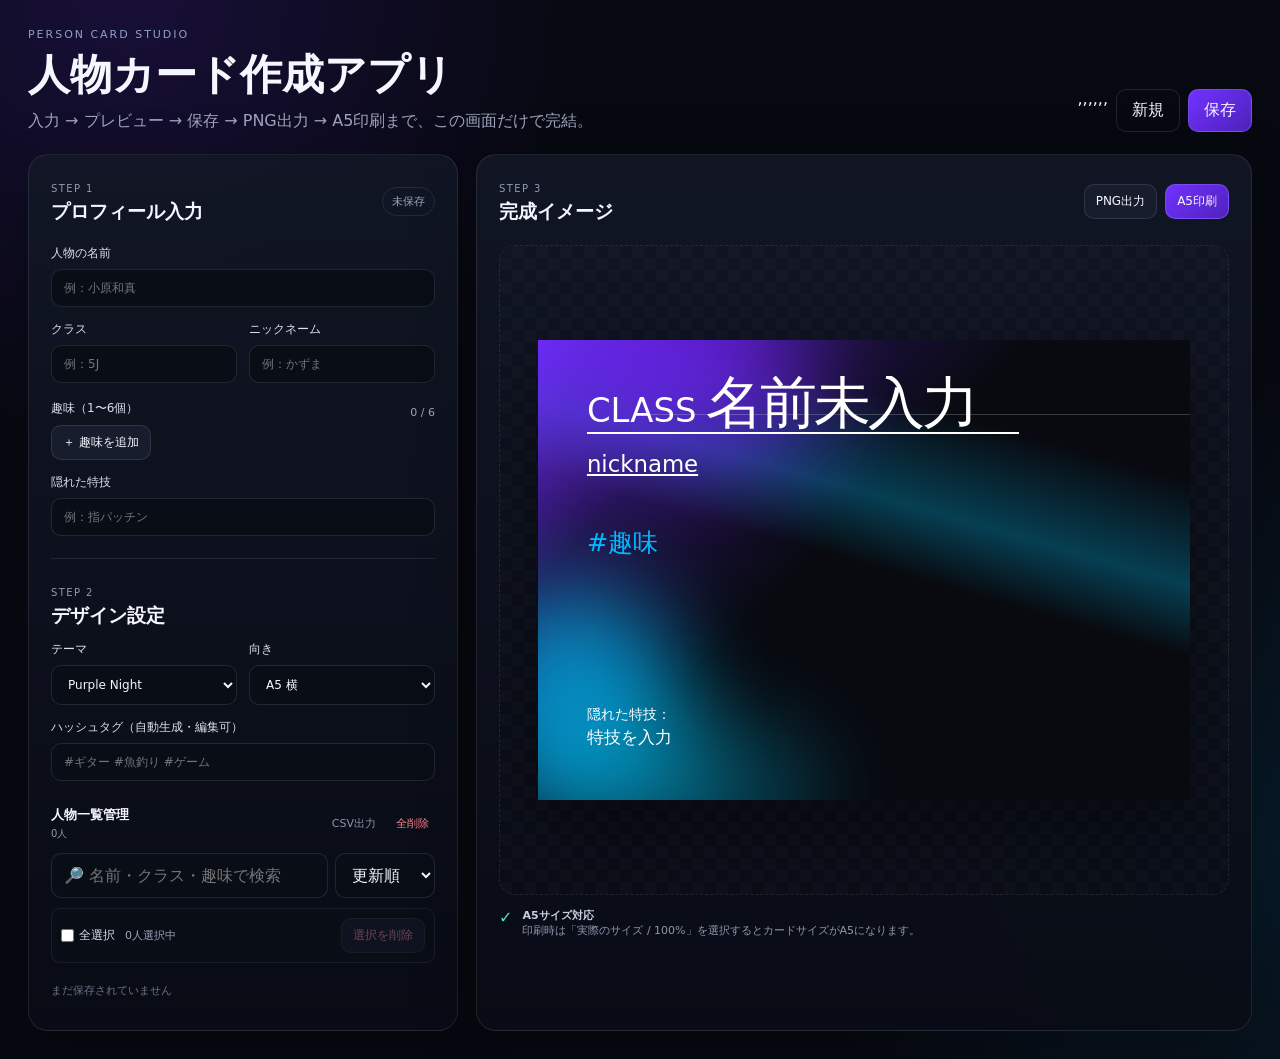
<file: person_profile_card_app/index.html>
<!DOCTYPE html>
<html lang="ja">
<head>
  <meta charset="UTF-8">
  <meta name="viewport" content="width=device-width, initial-scale=1.0">
  <title>Person Card Studio</title>
  <link rel="stylesheet" href="style.css">
</head>
<body>
  <div class="app-shell">
    <header class="app-header">
      <div>
        <p class="eyebrow">PERSON CARD STUDIO</p>
        <h1>人物カード作成アプリ</h1>
        <p class="sub">入力 → プレビュー → 保存 → PNG出力 → A5印刷まで、この画面だけで完結。</p>
      </div>
      <div class="header-actions">,,,,,,
        <button id="newBtn" class="btn ghost">新規</button>
        <button id="saveBtn" class="btn primary">保存</button>
      </div>
    </header>

    <main class="workspace">
      <section class="panel form-panel">
        <div class="panel-title">
          <div>
            <span class="step">STEP 1</span>
            <h2>プロフィール入力</h2>
          </div>
          <span id="status" class="status">未保存</span>
        </div>

        <form id="profileForm">
          <label>人物の名前
            <input id="name" maxlength="30" placeholder="例：小原和真" required>
          </label>

          <div class="two-col">
            <label>クラス
              <input id="className" maxlength="20" placeholder="例：5J">
            </label>
            <label>ニックネーム
              <input id="nickname" maxlength="30" placeholder="例：かずま">
            </label>
          </div>

          <div class="hobby-head">
            <label class="section-label">趣味（1〜6個）</label>
            <span id="hobbyCount">0 / 6</span>
          </div>

          <div id="hobbyInputs" class="hobbies"></div>
          <button type="button" id="addHobbyBtn" class="btn small">＋ 趣味を追加</button>

          <label class="talent-label">隠れた特技
            <input id="talent" maxlength="40" placeholder="例：指パッチン">
          </label>

          <div class="divider"></div>

          <div class="panel-title compact">
            <div>
              <span class="step">STEP 2</span>
              <h2>デザイン設定</h2>
            </div>
          </div>

          <div class="two-col">
            <label>テーマ
              <select id="theme">
                <option value="purple">Purple Night</option>
                <option value="blue">Blue Wave</option>
                <option value="green">Aurora Green</option>
              </select>
            </label>
            <label>向き
              <select id="orientation">
                <option value="landscape">A5 横</option>
                <option value="portrait">A5 縦</option>
              </select>
            </label>
          </div>

          <label>ハッシュタグ（自動生成・編集可）
            <input id="tags" maxlength="180" placeholder="#ギター #魚釣り #ゲーム">
          </label>
        </form>

  <div class="saved-area">

    <!-- 一覧のタイトル -->
    <div class="saved-head">
      <div>
        <h3>人物一覧管理</h3>
        <span id="profileCount" class="list-count">0人</span>
      </div>

      <div class="list-actions">
        <button id="exportCsvBtn" class="text-btn">
          CSV出力
        </button>

        <button id="clearAllBtn" class="text-btn danger-text">
          全削除
        </button>
      </div>
    </div>


    <!-- 検索・並び替え -->
    <div class="list-toolbar">

      <input
        id="profileSearch"
        class="search-input"
        placeholder="🔎 名前・クラス・趣味で検索"
      >

      <select id="profileSort" class="sort-select">
        <option value="updated-desc">更新順</option>
        <option value="name-asc">名前順</option>
        <option value="class-asc">クラス順</option>
      </select>

    </div>


    <!-- 一括操作 -->
    <div class="bulk-toolbar">

      <label class="select-all-label">
        <input
          id="selectAllProfiles"
          type="checkbox"
        >
        全選択
      </label>

      <span id="selectedCount">
        0人選択中
      </span>

      <button
        id="bulkDeleteBtn"
        class="btn small danger-btn"
        disabled
      >
        選択を削除
      </button>

    </div>


    <!-- 人物一覧 -->
    <div id="savedList" class="saved-list"></div>

  </div>
        </section>

        <section class="panel preview-panel">
          <div class="panel-title">
            <div>
              <span class="step">STEP 3</span>
              <h2>完成イメージ</h2>
            </div>
            <div class="preview-actions">
              <button id="pngBtn" class="btn small">PNG出力</button>
              <button id="printBtn" class="btn small primary">A5印刷</button>
            </div>
          </div>

          <div id="previewStage" class="preview-stage landscape">
            <article id="card" class="person-card theme-purple">
              <div class="glow glow-one"></div>
              <div class="glow glow-two"></div>
              <div class="line"></div>

              <div class="card-content">
                <div class="identity">
                  <div class="name-row">
                    <span id="previewClass" class="preview-class">5J</span>
                    <h3 id="previewName">小原和真</h3>
                  </div>
                  <div id="previewNickname" class="nickname">jr（ジュニア）</div>
                </div>

                <div id="previewTags" class="tags">#ギター　#ワンオク　#魚釣り　#恋バナ　#BTS</div>

                <div class="talent-box">
                  <p>隠れた特技：</p>
                  <strong id="previewTalent">指パッチン</strong>
                </div>
              </div>
            </article>
          </div>

          <div class="export-note">
            <span>✓</span>
            <p><strong>A5サイズ対応</strong><br>印刷時は「実際のサイズ / 100%」を選択するとカードサイズがA5になります。</p>
          </div>
        </section>
      </main>
    </div>

  <div id="toast" class="toast"></div>
  <script src="app.js"></script>
</body>
</html>
</file>
<file: person_profile_card_app/style.css>
* { box-sizing: border-box; }

:root {
  --bg: #070911;
  --panel: #111522;
  --panel-2: #0c101b;
  --text: #f5f7ff;
  --muted: #9ca5bb;
  --line: rgba(255,255,255,.09);
  --accent: #6f2cff;
  --cyan: #00bfff;
}

html, body {
  margin: 0;
  min-height: 100%;
  background: var(--bg);
  color: var(--text);
  font-family: Inter, "Noto Sans JP", "Yu Gothic", system-ui, sans-serif;
}

body {
  background:
    radial-gradient(circle at 10% 0%, rgba(111,44,255,.16), transparent 28rem),
    radial-gradient(circle at 100% 80%, rgba(0,191,255,.09), transparent 30rem),
    #070911;
}

button, input, select { font: inherit; }

.app-shell { max-width: 1500px; margin: 0 auto; padding: 28px; }

.app-header {
  display: flex;
  align-items: flex-end;
  justify-content: space-between;
  gap: 24px;
  margin-bottom: 22px;
}

.eyebrow {
  color: #8ea1c8;
  letter-spacing: .18em;
  font-size: 11px;
  margin: 0 0 6px;
}

h1, h2, h3, p { margin-top: 0; }

h1 { font-size: clamp(26px, 4vw, 42px); margin-bottom: 8px; }
.sub { color: var(--muted); margin-bottom: 0; }

.header-actions, .preview-actions { display: flex; gap: 8px; }

.workspace {
  display: grid;
  grid-template-columns: minmax(320px, 430px) 1fr;
  gap: 18px;
}

.panel {
  background: linear-gradient(180deg, rgba(18,23,37,.94), rgba(9,12,21,.94));
  border: 1px solid var(--line);
  border-radius: 20px;
  box-shadow: 0 18px 60px rgba(0,0,0,.25);
}

.form-panel { padding: 22px; }
.preview-panel { padding: 22px; min-width: 0; }

.panel-title {
  display: flex;
  align-items: center;
  justify-content: space-between;
  gap: 12px;
  margin-bottom: 20px;
}

.panel-title.compact { margin-top: 20px; margin-bottom: 12px; }

.panel-title h2 {
  font-size: 19px;
  margin: 3px 0 0;
}

.step {
  color: #8f9bb5;
  font-size: 10px;
  letter-spacing: .14em;
}

.status {
  font-size: 11px;
  color: #9ca5bb;
  padding: 6px 9px;
  border: 1px solid var(--line);
  border-radius: 999px;
}

label {
  display: block;
  color: #dbe0ed;
  font-size: 12px;
  margin-bottom: 14px;
}

input, select {
  display: block;
  width: 100%;
  margin-top: 7px;
  padding: 11px 12px;
  color: var(--text);
  background: #090d16;
  border: 1px solid rgba(255,255,255,.1);
  border-radius: 10px;
  outline: none;
  transition: .18s;
}

input:focus, select:focus {
  border-color: rgba(111,44,255,.75);
  box-shadow: 0 0 0 3px rgba(111,44,255,.12);
}

.two-col { display: grid; grid-template-columns: 1fr 1fr; gap: 12px; }

.hobby-head {
  display: flex;
  justify-content: space-between;
  align-items: center;
  margin-top: 3px;
}

.section-label { margin-bottom: 8px; }
#hobbyCount { font-size: 11px; color: var(--muted); }

.hobbies { display: grid; gap: 8px; }

.hobby-row {
  display: grid;
  grid-template-columns: 1fr auto;
  gap: 7px;
  align-items: end;
}

.hobby-row input { margin-top: 0; }

.remove-hobby {
  height: 40px;
  width: 40px;
  border: 1px solid var(--line);
  border-radius: 9px;
  background: #0a0e17;
  color: #aab2c5;
  cursor: pointer;
}

.talent-label { margin-top: 14px; }
.divider { height: 1px; background: var(--line); margin: 22px 0; }

.btn {
  border: 1px solid rgba(255,255,255,.11);
  background: #171d2d;
  color: var(--text);
  border-radius: 10px;
  padding: 10px 15px;
  cursor: pointer;
  transition: transform .15s, background .15s, border .15s;
}

.btn:hover { transform: translateY(-1px); background: #20283c; }
.btn.primary { background: linear-gradient(135deg, #7131ff, #4f23bc); border-color: rgba(151,115,255,.45); }
.btn.ghost { background: transparent; }
.btn.small { padding: 8px 11px; font-size: 12px; }

.saved-area { margin-top: 25px; }
.saved-head { display: flex; justify-content: space-between; align-items: center; }
.saved-head h3 { font-size: 13px; margin: 0; }
.text-btn { background: transparent; color: #8993aa; border: 0; cursor: pointer; font-size: 11px; }

.saved-list { display: grid; gap: 7px; margin-top: 10px; max-height: 220px; overflow: auto; }

.saved-item {
  display: grid;
  grid-template-columns: 1fr auto;
  gap: 8px;
  align-items: center;
  padding: 10px;
  border: 1px solid var(--line);
  background: #0b0f18;
  border-radius: 10px;
}

.saved-item-main { cursor: pointer; min-width: 0; }
.saved-item-name { font-weight: 700; font-size: 12px; }
.saved-item-meta { color: var(--muted); font-size: 10px; margin-top: 2px; }
.delete-btn { border: 0; background: transparent; color: #737d94; cursor: pointer; }

.empty { color: #68738a; font-size: 11px; padding: 10px 0; }

.preview-stage {
  display: grid;
  place-items: center;
  padding: clamp(15px, 3vw, 38px);
  min-height: 650px;
  border: 1px dashed rgba(255,255,255,.08);
  border-radius: 16px;
  background:
    linear-gradient(45deg, rgba(255,255,255,.018) 25%, transparent 25%, transparent 75%, rgba(255,255,255,.018) 75%),
    linear-gradient(45deg, rgba(255,255,255,.018) 25%, transparent 25%, transparent 75%, rgba(255,255,255,.018) 75%);
  background-position: 0 0, 12px 12px;
  background-size: 24px 24px;
  overflow: auto;
}

.person-card {
  position: relative;
  width: min(100%, 900px);
  aspect-ratio: 210 / 148;
  overflow: hidden;
  color: #fff;
  background: #080a10;
  box-shadow: 0 28px 80px rgba(0,0,0,.48);
  container-type: inline-size;
}

.person-card::before {
  content: "";
  position: absolute;
  inset: 0;
  background:
    linear-gradient(135deg, rgba(112,45,255,.96) 0%, rgba(112,45,255,.25) 22%, transparent 44%),
    linear-gradient(16deg, transparent 0 51%, rgba(0,200,255,.28) 62%, transparent 78%);
  pointer-events: none;
}

.person-card::after {
  content: "";
  position: absolute;
  left: -8%;
  bottom: -25%;
  width: 60%;
  height: 55%;
  background: radial-gradient(ellipse, rgba(0,209,255,.7), transparent 66%);
  filter: blur(30px);
  opacity: .6;
}

.theme-blue::before {
  background:
    linear-gradient(135deg, rgba(0,91,255,.9), rgba(0,91,255,.18) 25%, transparent 46%),
    linear-gradient(16deg, transparent 0 51%, rgba(0,210,255,.3) 62%, transparent 78%);
}
.theme-green::before {
  background:
    linear-gradient(135deg, rgba(23,173,111,.82), rgba(23,173,111,.16) 25%, transparent 46%),
    linear-gradient(16deg, transparent 0 51%, rgba(44,229,187,.28) 62%, transparent 78%);
}

.glow {
  position: absolute;
  border-radius: 50%;
  filter: blur(45px);
  pointer-events: none;
}
.glow-one { width: 32%; height: 50%; left: -10%; top: 55%; background: rgba(0,191,255,.7); }
.glow-two { width: 38%; height: 40%; left: 4%; top: -14%; background: rgba(115,35,255,.65); }

.line {
  position: absolute;
  left: 16%;
  right: 0;
  top: 16%;
  height: 1px;
  background: rgba(255,255,255,.2);
}

.card-content {
  position: absolute;
  inset: 0;
  padding: 5.5% 7.5%;
  z-index: 2;
}

.identity { position: relative; }
.name-row {
  display: flex;
  align-items: baseline;
  gap: 2.2%;
  border-bottom: clamp(2px, .45cqw, 5px) solid white;
  width: 78%;
  padding-bottom: .3%;
}

.preview-class {
  font-size: clamp(15px, 5.2cqw, 65px);
  line-height: 1;
  white-space: nowrap;
}

.name-row h3 {
  font-size: clamp(25px, 8.8cqw, 110px);
  font-weight: 300;
  letter-spacing: -.05em;
  line-height: .95;
  margin: 0;
  white-space: nowrap;
  overflow: hidden;
  text-overflow: ellipsis;
}

.nickname {
  margin-top: 3.1%;
  font-size: clamp(12px, 3.5cqw, 42px);
  text-decoration: underline;
}

.tags {
  margin-top: 8.5%;
  color: #00baff;
  font-size: clamp(11px, 3.9cqw, 48px);
  line-height: 1.45;
  max-width: 90%;
  overflow-wrap: anywhere;
}

.talent-box {
  position: absolute;
  left: 7.5%;
  bottom: 11%;
}
.talent-box p {
  margin: 0 0 3.2%;
  font-size: clamp(10px, 2.15cqw, 27px);
}
.talent-box strong {
  font-weight: 400;
  font-size: clamp(12px, 2.55cqw, 32px);
}

.export-note {
  display: flex;
  gap: 10px;
  align-items: flex-start;
  margin-top: 13px;
  color: #8d98ae;
  font-size: 11px;
}
.export-note span { color: #55e6ad; font-size: 16px; }
.export-note p { margin: 0; }
.export-note strong { color: #c8d0df; }

.toast {
  position: fixed;
  left: 50%;
  bottom: 24px;
  transform: translate(-50%, 20px);
  opacity: 0;
  pointer-events: none;
  background: #161c2b;
  border: 1px solid rgba(255,255,255,.12);
  color: white;
  padding: 10px 15px;
  border-radius: 10px;
  box-shadow: 0 15px 40px rgba(0,0,0,.3);
  transition: .2s;
  z-index: 50;
  font-size: 12px;
}
.toast.show { opacity: 1; transform: translate(-50%, 0); }

@media (max-width: 1000px) {
  .workspace { grid-template-columns: 1fr; }
  .preview-stage { min-height: 450px; }
}

@media (max-width: 560px) {
  .app-shell { padding: 15px; }
  .app-header { align-items: flex-start; flex-direction: column; }
  .two-col { grid-template-columns: 1fr; gap: 0; }
  .preview-stage { min-height: 300px; padding: 10px; }
  .preview-actions { flex-wrap: wrap; }
}

/* A5 print */
@page {
  size: A5 landscape;
  margin: 0;
}

@media print {
  html, body {
    width: 210mm;
    height: 148mm;
    background: white;
  }

  body * { visibility: hidden !important; }

  .preview-stage, .preview-stage * {
    visibility: visible !important;
  }

  .preview-stage {
    position: fixed;
    inset: 0;
    width: 210mm;
    height: 148mm;
    min-height: 0;
    padding: 0;
    border: 0;
    background: white;
    overflow: hidden;
  }

  .person-card {
    width: 210mm;
    height: 148mm;
    aspect-ratio: auto;
    box-shadow: none;
  }

  .export-note { display: none !important; }
}


/* =========================
   人物一覧管理
========================= */

.saved-head {
  display: flex;
  justify-content: space-between;
  align-items: center;
  gap: 10px;
}

.saved-head h3 {
  margin: 0;
}

.list-count {
  display: block;
  margin-top: 3px;
  color: #8d98ae;
  font-size: 10px;
}

.list-actions {
  display: flex;
  gap: 8px;
}

.danger-text {
  color: #ff7f8c;
}


/* 検索・ソート */

.list-toolbar {
  display: grid;
  grid-template-columns: 1fr 100px;
  gap: 7px;
  margin-top: 12px;
}

.search-input {
  margin: 0;
}

.sort-select {
  margin: 0;
}


/* 一括操作 */

.bulk-toolbar {
  display: flex;
  align-items: center;
  gap: 10px;
  margin: 10px 0;

  padding: 9px;

  background: #090d16;

  border:
    1px solid rgba(255,255,255,.07);

  border-radius: 9px;

  font-size: 11px;

  color: #9ca5bb;
}

.select-all-label {
  display: flex;
  align-items: center;
  gap: 5px;
  margin: 0;
  cursor: pointer;
}

.select-all-label input {
  width: auto;
  margin: 0;
}

.bulk-toolbar #selectedCount {
  margin-right: auto;
}


/* 削除ボタン */

.danger-btn {
  color: #ff9aa4;
}

.danger-btn:disabled {
  opacity: .4;
  cursor: not-allowed;
}


/* 人物一覧 */

.saved-list {
  display: grid;
  gap: 7px;

  max-height: 350px;

  overflow-y: auto;
}


/* 1人分 */

.saved-item {
  display: grid;

  grid-template-columns:
    auto 1fr auto;

  gap: 9px;

  align-items: center;

  padding: 10px;

  background: #0b0f18;

  border:
    1px solid rgba(255,255,255,.08);

  border-radius: 10px;

  transition: .15s;
}

.saved-item:hover {
  background: #101522;

  border-color:
    rgba(111,44,255,.3);
}


/* チェック */

.profile-check-wrap {
  display: flex;

  align-items: center;

  margin: 0;
}

.profile-check {
  width: auto;

  margin: 0;

  cursor: pointer;
}


/* 人物情報 */

.saved-item-main {
  min-width: 0;

  cursor: pointer;
}

.saved-item-name {
  font-size: 13px;

  font-weight: 700;

  color: #f4f6ff;
}

.saved-item-meta {
  margin-top: 3px;

  font-size: 10px;

  color: #8993aa;
}

.saved-item-tags {
  margin-top: 4px;

  font-size: 9px;

  color: #00baff;

  white-space: nowrap;

  overflow: hidden;

  text-overflow: ellipsis;
}


/* 編集・複製・削除 */

.saved-item-buttons {
  display: flex;

  gap: 4px;
}

.saved-action {
  padding: 5px 7px;

  border:
    1px solid rgba(255,255,255,.08);

  background: #111725;

  color: #aeb7c9;

  border-radius: 7px;

  font-size: 9px;

  cursor: pointer;
}

.saved-action:hover {
  background: #1a2132;

  color: white;
}

.saved-action.delete {
  color: #ff858f;
}


/* スマホ */

@media (max-width: 560px) {

  .list-toolbar {
    grid-template-columns: 1fr;
  }

  .saved-item {
    grid-template-columns:
      auto 1fr;
  }

  .saved-item-buttons {
    grid-column: 2;
  }

}
</file>
